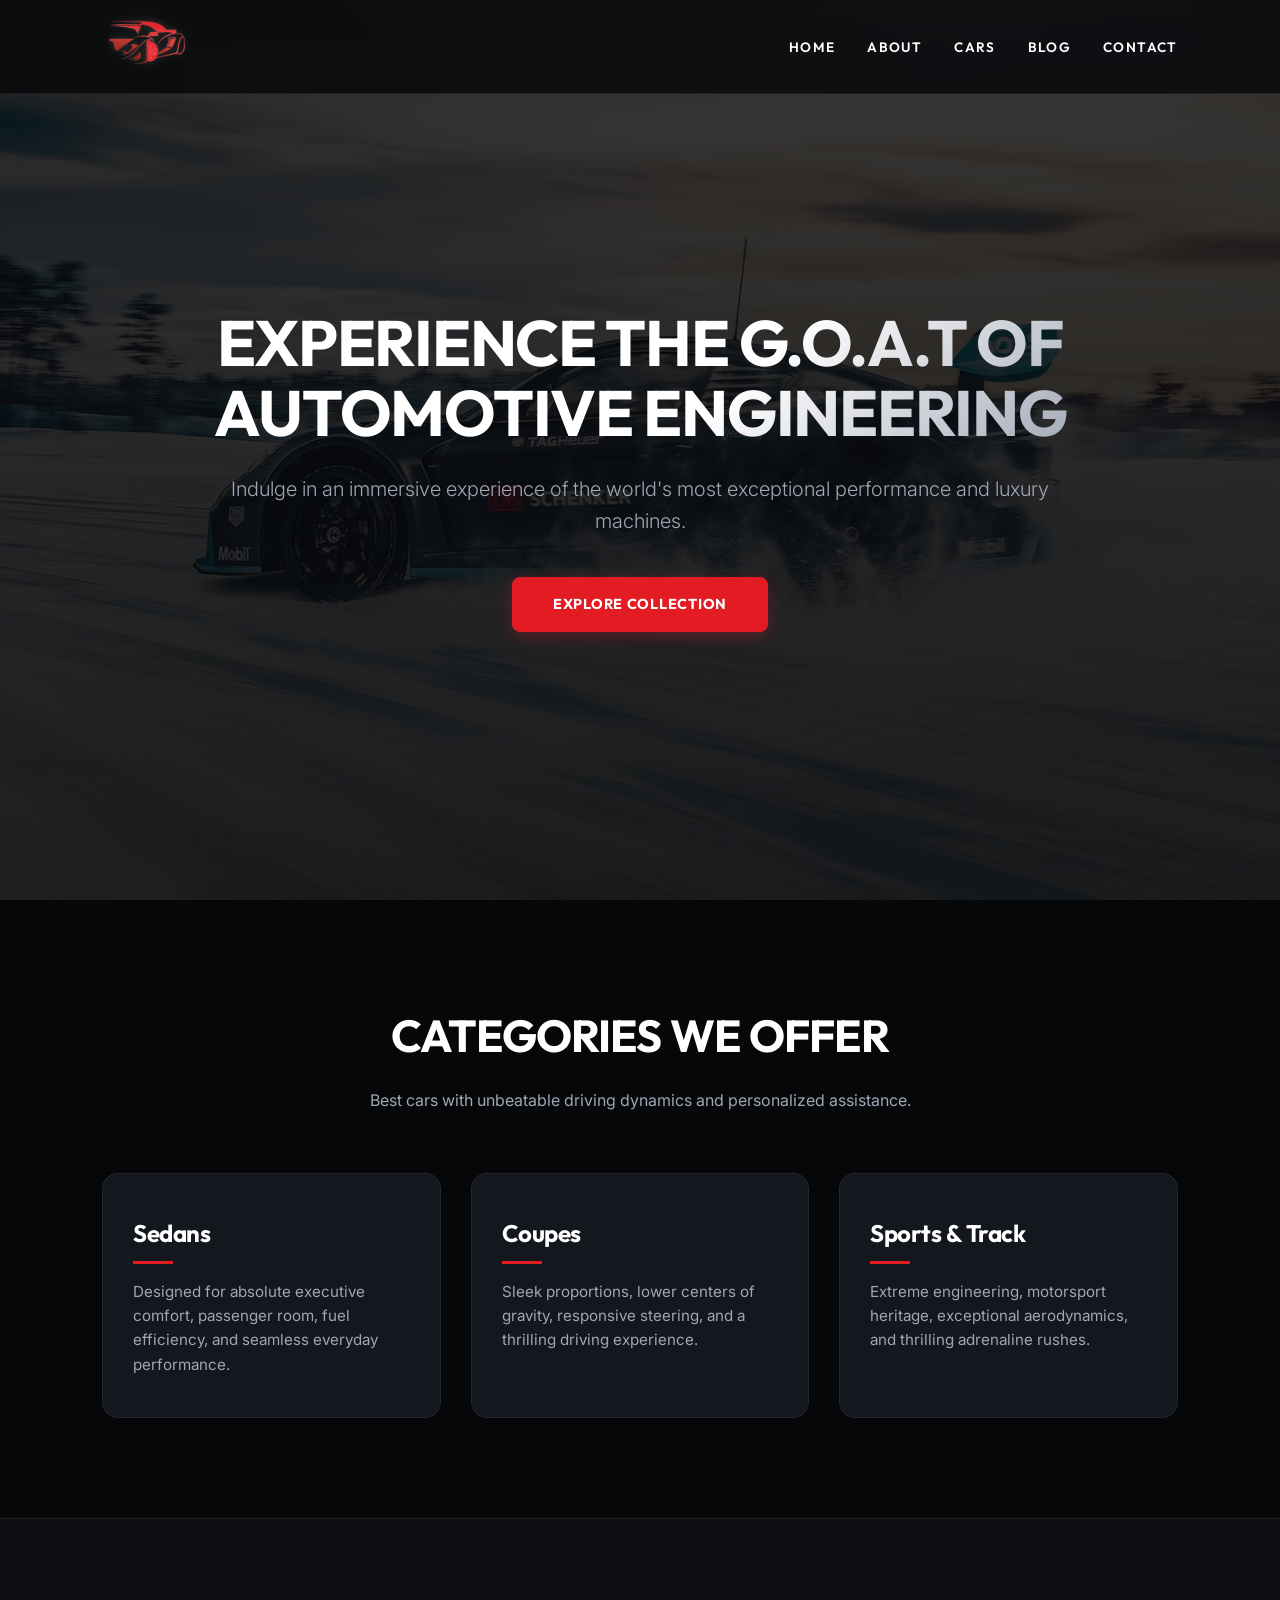
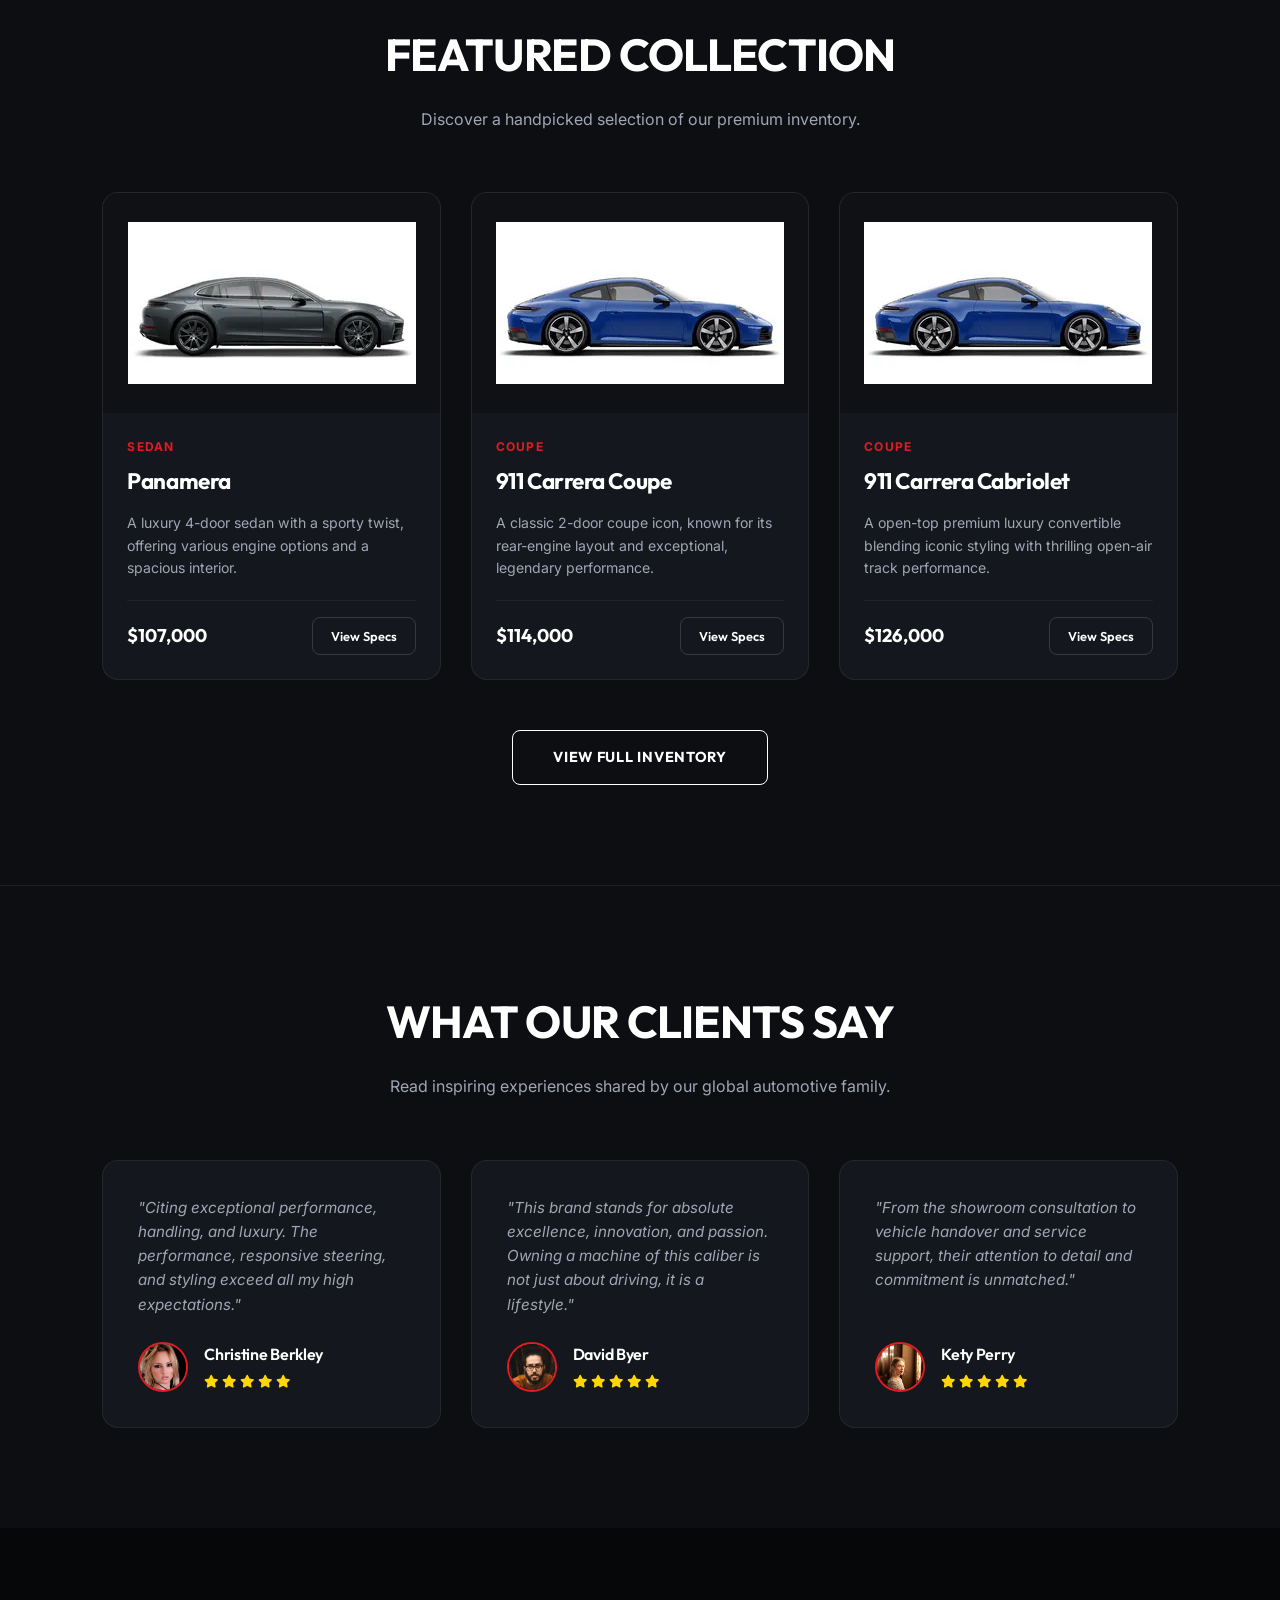
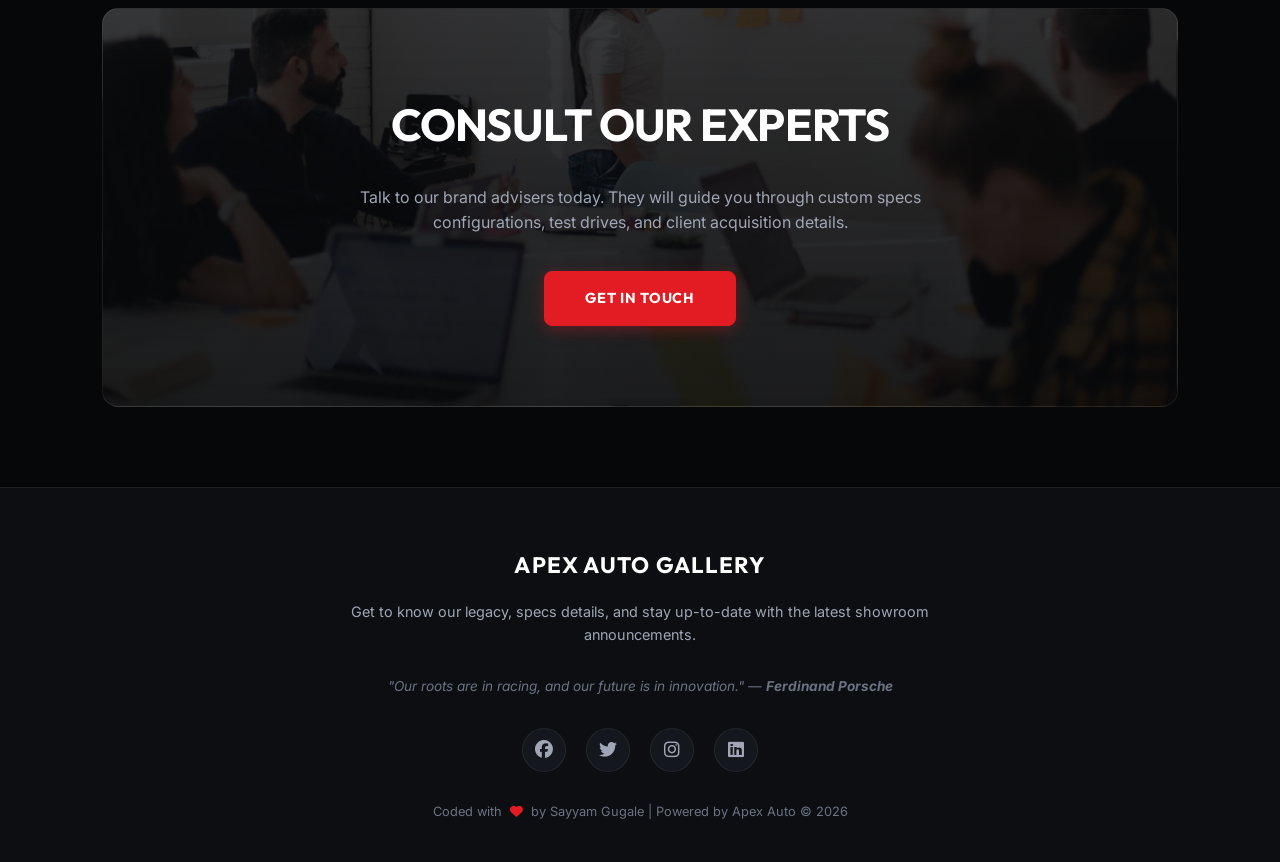
<file: index.html>
<!DOCTYPE html>
<html lang="en">
<head>
    <meta charset="UTF-8">
    <meta name="viewport" content="width=device-width, initial-scale=1.0">
    <title id="meta-title">Car Showroom - Luxury Gallery</title>
    <link rel="stylesheet" href="style.css">
    <link rel="preconnect" href="https://fonts.googleapis.com">
    <link rel="preconnect" href="https://fonts.gstatic.com" crossorigin>
    <link rel="stylesheet" href="https://cdnjs.cloudflare.com/ajax/libs/font-awesome/6.5.0/css/all.min.css">
</head>
<body>
    <!-- Navigation Bar -->
    <nav>
        <a href="index.html"><img id="nav-logo" src="" alt="Showroom Logo"></a>
        <div class="nav-links" id="navlinks">
            <i class="fa fa-times" onclick="toggleMenu(false)"></i>
            <ul>      
                <li><a href="index.html">HOME</a></li>
                <li><a href="about.html">ABOUT</a></li>
                <li><a href="cars.html">CARS</a></li>
                <li><a href="blog.html">BLOG</a></li>
                <li><a href="contact.html">CONTACT</a></li>
            </ul>
        </div>
        <i class="fa fa-bars" onclick="toggleMenu(true)"></i>
    </nav>   

    <!-- Hero Header Section -->
    <section class="header" id="hero-bg">
        <div class="text-box">
            <h1 id="hero-title">CAR SHOWROOM</h1>
            <p id="hero-subtitle">Experience the finest quality in motoring history.</p>
            <a href="cars.html" class="hero-btn" id="hero-cta">Explore Collection</a>
        </div>
    </section>
    
    <!-- Core Offerings Categories Section -->
    <section>
        <div class="section-header">
            <h2>Categories We Offer</h2>
            <p>Best cars with unbeatable driving dynamics and personalized assistance.</p>
        </div>
        <div class="row-grid">
            <div class="CARS-col">
                <h3>Sedans</h3>
                <p>Designed for absolute executive comfort, passenger room, fuel efficiency, and seamless everyday performance.</p>
            </div>
            <div class="CARS-col">
                <h3>Coupes</h3>
                <p>Sleek proportions, lower centers of gravity, responsive steering, and a thrilling driving experience.</p>
            </div>
            <div class="CARS-col">
                <h3>Sports & Track</h3>
                <p>Extreme engineering, motorsport heritage, exceptional aerodynamics, and thrilling adrenaline rushes.</p>
            </div>
        </div>
    </section> 

    <!-- Featured Cars Grid -->
    <section class="featured-section" style="background: var(--bg-secondary); border-top: 1px solid var(--border-color); border-bottom: 1px solid var(--border-color);">
        <div class="section-header">
            <h2>Featured Collection</h2>
            <p>Discover a handpicked selection of our premium inventory.</p>
        </div>
        <div class="cars-grid" id="featured-cars-container">
            <!-- Loaded dynamically from config.js -->
        </div>
        <div style="text-align: center; margin-top: 50px;">
            <a href="cars.html" class="hero-btn outline">View Full Inventory</a>
        </div>
    </section>

    <!-- Client Testimonials -->
    <section class="testimonials">
        <div class="section-header">
            <h2>What Our Clients Say</h2>
            <p>Read inspiring experiences shared by our global automotive family.</p>
        </div>
        <div class="testimonials-grid" id="testimonials-container">
            <!-- Loaded dynamically from config.js -->
        </div>
    </section>
    
    <!-- Call to Action (CTA) -->
    <section class="cta">
        <h2>Consult Our Experts</h2>
        <p>Talk to our brand advisers today. They will guide you through custom specs configurations, test drives, and client acquisition details.</p>
        <a href="contact.html" class="hero-btn">Get In Touch</a>
    </section>

    <!-- Footer Section -->
    <section class="footer">
        <h4 id="footer-brand">APEX SHOWROOM</h4>
        <p id="footer-desc">Get to know our legacy, specs details, and stay up-to-date with the latest showroom announcements.</p>
        <p class="footer-quote-text" id="footer-quote"></p>
        
        <div class="icons">
            <a href="#" class="social-link" id="social-fb"><i class="fa-brands fa-facebook"></i></a>
            <a href="#" class="social-link" id="social-tw"><i class="fa-brands fa-twitter"></i></a>
            <a href="#" class="social-link" id="social-ig"><i class="fa-brands fa-instagram"></i></a>
            <a href="#" class="social-link" id="social-li"><i class="fa-brands fa-linkedin"></i></a>
        </div>

        <p class="copyright-text">Coded with <i class="fa-solid fa-heart"></i> by Sayyam Gugale | Powered by <span id="copyright-brand">Apex Auto</span> &copy; <span id="current-year"></span></p>
    </section>    

    <!-- Core Logic & Dynamic Injections -->
    <script src="config.js"></script>
    <script>
        // Set dynamic branding and configurations
        document.getElementById('meta-title').textContent = showroomConfig.brandName + ' - Luxury Gallery';
        document.getElementById('nav-logo').src = showroomConfig.logoSrc;
        document.getElementById('hero-title').textContent = showroomConfig.heroTitle;
        document.getElementById('hero-subtitle').textContent = showroomConfig.heroSubtitle;
        document.getElementById('hero-cta').textContent = showroomConfig.heroCtaText;
        document.getElementById('hero-cta').href = showroomConfig.heroCtaLink;
        document.getElementById('footer-brand').textContent = showroomConfig.brandName;
        document.getElementById('copyright-brand').textContent = showroomConfig.shortName;
        document.getElementById('current-year').textContent = new Date().getFullYear();

        // Load a random quote in footer
        if (showroomConfig.quotes && showroomConfig.quotes.length > 0) {
            const randomQuote = showroomConfig.quotes[Math.floor(Math.random() * showroomConfig.quotes.length)];
            document.getElementById('footer-quote').innerHTML = `"${randomQuote.text}" &mdash; <strong>${randomQuote.author}</strong>`;
        }

        // Render Featured Cars (Display first 3 cars from config)
        const featuredContainer = document.getElementById('featured-cars-container');
        const featuredCars = showroomConfig.cars.slice(0, 3);
        
        featuredCars.forEach(car => {
            const card = document.createElement('div');
            card.className = 'car-card';
            card.innerHTML = `
                <div class="car-card-img-wrapper">
                    <img src="${car.image}" alt="${car.name}">
                </div>
                <div class="car-card-content">
                    <span class="car-card-category">${car.category}</span>
                    <h3>${car.name}</h3>
                    <p>${car.shortDesc}</p>
                    <div class="car-card-footer">
                        <span class="car-price">${car.price}</span>
                        <a href="cars.html?id=${car.id}" class="car-card-btn">View Specs</a>
                    </div>
                </div>
            `;
            featuredContainer.appendChild(card);
        });

        // Render Testimonials (Display first 3 testimonials)
        const testimonialsContainer = document.getElementById('testimonials-container');
        const activeTestimonials = showroomConfig.testimonials.slice(0, 3);

        activeTestimonials.forEach(t => {
            // Generate star rating icons HTML
            let starsHtml = '';
            const fullStars = Math.floor(t.rating);
            const hasHalf = t.rating % 1 !== 0;
            
            for (let i = 0; i < 5; i++) {
                if (i < fullStars) {
                    starsHtml += '<i class="fa-solid fa-star"></i> ';
                } else if (i === fullStars && hasHalf) {
                    starsHtml += '<i class="fa-solid fa-star-half-stroke"></i> ';
                } else {
                    starsHtml += '<i class="fa-regular fa-star"></i> ';
                }
            }

            const card = document.createElement('div');
            card.className = 'testimonial-card';
            card.innerHTML = `
                <p class="testimonial-text">"${t.feedback}"</p>
                <div class="testimonial-author">
                    <img src="${t.avatar}" alt="${t.name}">
                    <div>
                        <h4 class="testimonial-name">${t.name}</h4>
                        <div class="testimonial-stars">${starsHtml}</div>
                    </div>
                </div>
            `;
            testimonialsContainer.appendChild(card);
        });

        // Responsive Hamburger Mobile Menu Handler
        var navlinks = document.getElementById("navlinks");  
        function toggleMenu(show) {
            if (show) {
                navlinks.classList.add("active");
            } else {
                navlinks.classList.remove("active");
            }
        }
    </script>
</body>
</html>
</file>
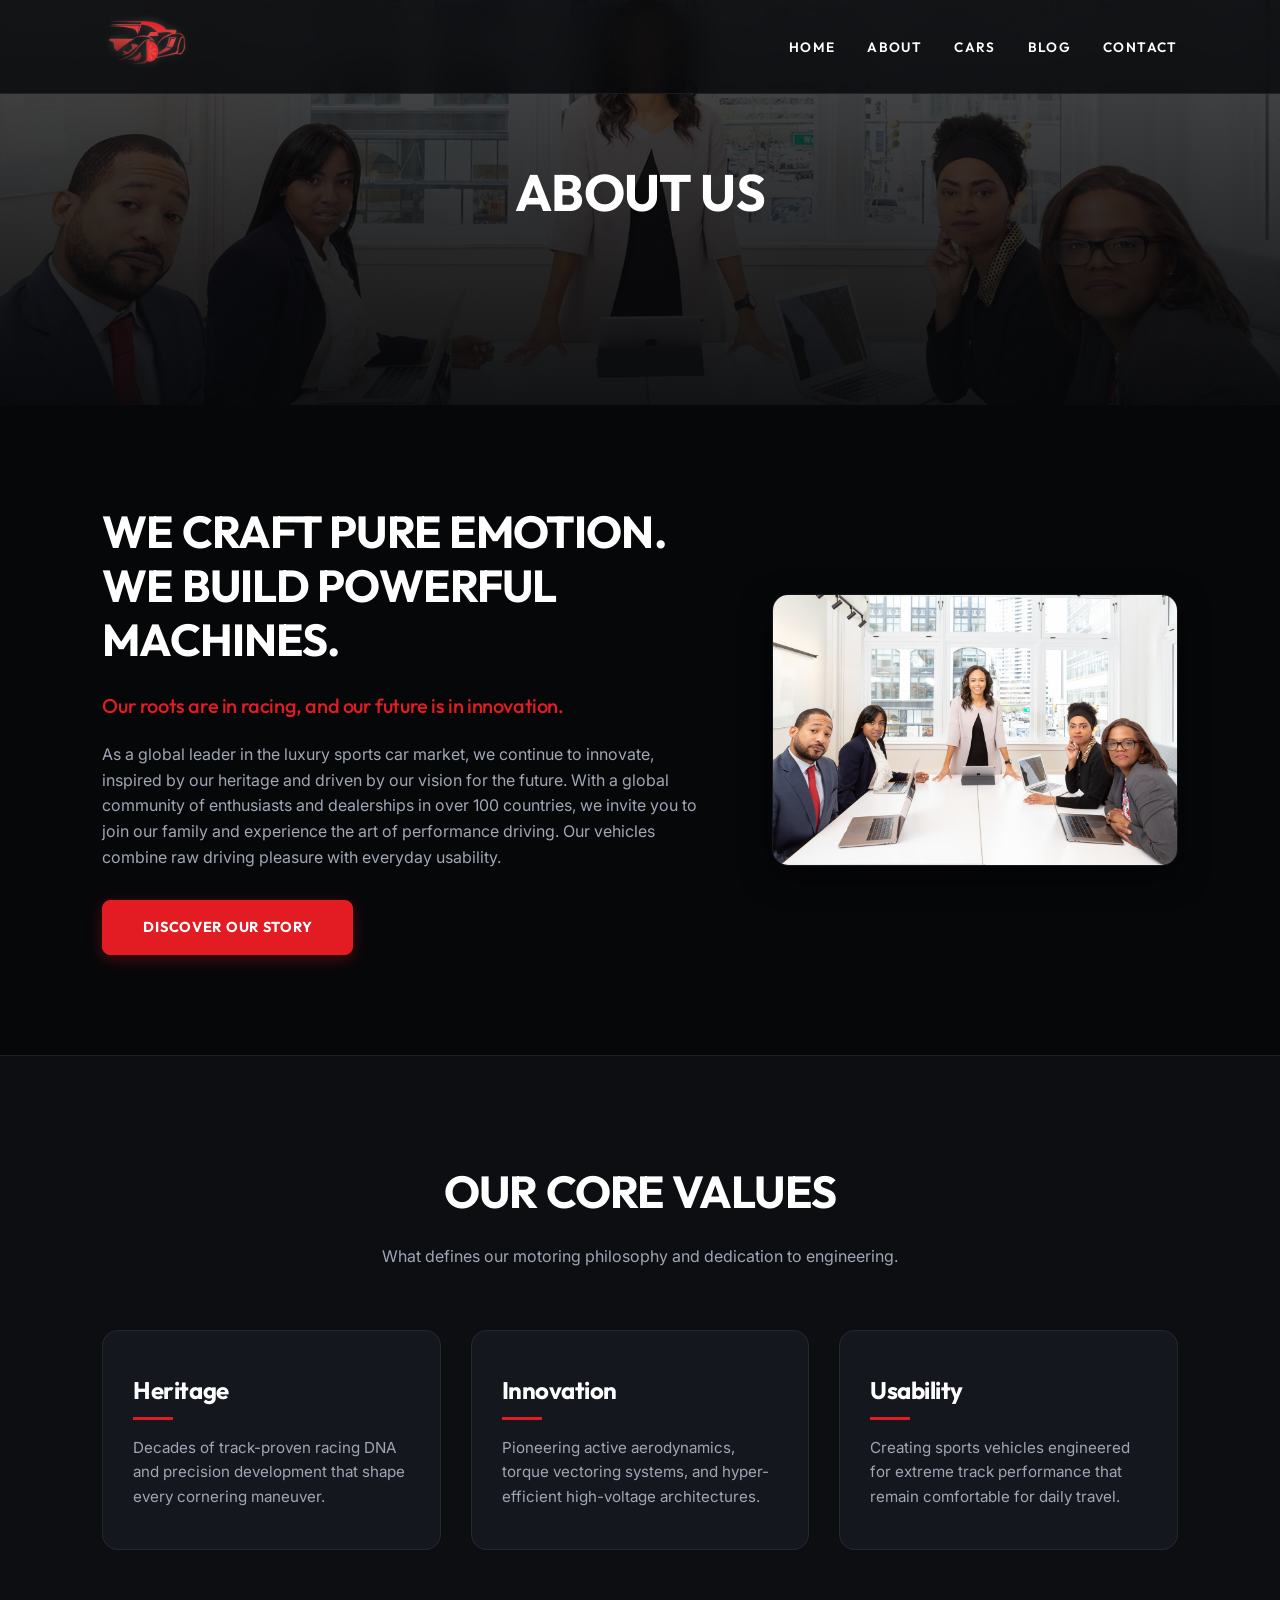
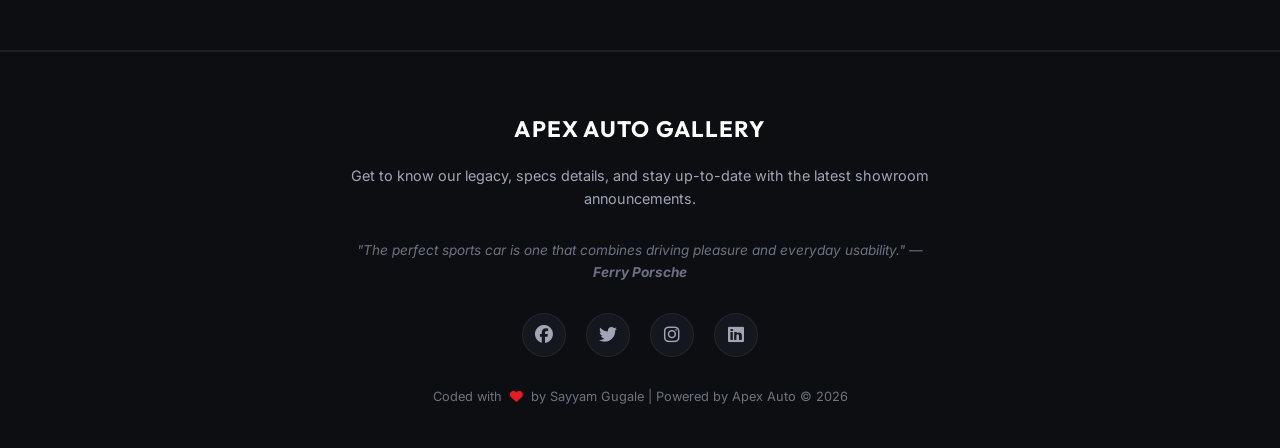
<file: about.html>
<!DOCTYPE html>
<html lang="en">
<head>
    <meta charset="UTF-8">
    <meta name="viewport" content="width=device-width, initial-scale=1.0">
    <title id="meta-title">About Us - Apex Gallery</title>
    <link rel="stylesheet" href="style.css">
    <link rel="preconnect" href="https://fonts.googleapis.com">
    <link rel="preconnect" href="https://fonts.gstatic.com" crossorigin>
    <link rel="stylesheet" href="https://cdnjs.cloudflare.com/ajax/libs/font-awesome/6.5.0/css/all.min.css">
</head>
<body>
    <!-- Navigation Bar -->
    <nav>
        <a href="index.html"><img id="nav-logo" src="" alt="Showroom Logo"></a>
        <div class="nav-links" id="navlinks">
            <i class="fa fa-times" onclick="toggleMenu(false)"></i>
            <ul>
                <li><a href="index.html">HOME</a></li>
                <li><a href="about.html">ABOUT</a></li>
                <li><a href="cars.html">CARS</a></li>
                <li><a href="blog.html">BLOG</a></li>
                <li><a href="contact.html">CONTACT</a></li>
            </ul>
        </div>
        <i class="fa fa-bars" onclick="toggleMenu(true)"></i>
    </nav>   

    <!-- Sub Header Section -->
    <section class="sub-header">
        <h1>ABOUT US</h1>
    </section>
    
    <!-- About Page Main Content Grid -->
    <section class="about-us">
        <div class="about-grid">
            <div class="about-text">
                <h1 id="about-title">We craft pure emotion. We build powerful machines.</h1>
                <h3 id="about-heading" style="color: var(--accent-red); margin-bottom: 20px; font-weight: 500; font-size: 1.25rem;">Our roots are in racing, and our future is in innovation.</h3>
                <p id="about-desc">As a global leader in the luxury sports car market, we continue to innovate, inspired by our heritage and driven by our vision for the future. With a global community of enthusiasts and dealerships in over 100 countries, we invite you to join our family and experience the art of performance driving. Our vehicles combine raw driving pleasure with everyday usability.</p>
                <a href="cars.html" class="hero-btn" id="about-cta-text">EXPLORE FLEET</a>
            </div>
            <div class="about-img-container">    
                <img id="about-img" src="" alt="About Image">
            </div>
        </div>
    </section>

    <!-- Interactive Stats Grid -->
    <section style="background: var(--bg-secondary); border-top: 1px solid var(--border-color); border-bottom: 1px solid var(--border-color);">
        <div class="section-header">
            <h2>Our Core Values</h2>
            <p>What defines our motoring philosophy and dedication to engineering.</p>
        </div>
        <div class="row-grid">
            <div class="CARS-col">
                <h3>Heritage</h3>
                <p>Decades of track-proven racing DNA and precision development that shape every cornering maneuver.</p>
            </div>
            <div class="CARS-col">
                <h3>Innovation</h3>
                <p>Pioneering active aerodynamics, torque vectoring systems, and hyper-efficient high-voltage architectures.</p>
            </div>
            <div class="CARS-col">
                <h3>Usability</h3>
                <p>Creating sports vehicles engineered for extreme track performance that remain comfortable for daily travel.</p>
            </div>
        </div>
    </section>
    
    <!-- Footer Section -->
    <section class="footer">
        <h4 id="footer-brand">APEX SHOWROOM</h4>
        <p id="footer-desc">Get to know our legacy, specs details, and stay up-to-date with the latest showroom announcements.</p>
        <p class="footer-quote-text" id="footer-quote"></p>
        
        <div class="icons">
            <a href="#" class="social-link" id="social-fb"><i class="fa-brands fa-facebook"></i></a>
            <a href="#" class="social-link" id="social-tw"><i class="fa-brands fa-twitter"></i></a>
            <a href="#" class="social-link" id="social-ig"><i class="fa-brands fa-instagram"></i></a>
            <a href="#" class="social-link" id="social-li"><i class="fa-brands fa-linkedin"></i></a>
        </div>

        <p class="copyright-text">Coded with <i class="fa-solid fa-heart"></i> by Sayyam Gugale | Powered by <span id="copyright-brand">Apex Auto</span> &copy; <span id="current-year"></span></p>
    </section>    

    <!-- Core Logic & Dynamic Loading -->
    <script src="config.js"></script>
    <script>
        // Set dynamic branding and configurations
        document.getElementById('meta-title').textContent = 'About Us - ' + showroomConfig.brandName;
        document.getElementById('nav-logo').src = showroomConfig.logoSrc;
        
        // Dynamically inject text variables
        document.getElementById('about-title').textContent = showroomConfig.aboutTitle;
        document.getElementById('about-heading').textContent = showroomConfig.aboutHeading;
        document.getElementById('about-desc').textContent = showroomConfig.aboutDescription;
        document.getElementById('about-cta-text').textContent = showroomConfig.aboutCtaText;
        document.getElementById('about-img').src = showroomConfig.aboutImage;
        
        document.getElementById('footer-brand').textContent = showroomConfig.brandName;
        document.getElementById('copyright-brand').textContent = showroomConfig.shortName;
        document.getElementById('current-year').textContent = new Date().getFullYear();

        // Footer Quote
        if (showroomConfig.quotes && showroomConfig.quotes.length > 0) {
            const randomQuote = showroomConfig.quotes[Math.floor(Math.random() * showroomConfig.quotes.length)];
            document.getElementById('footer-quote').innerHTML = `"${randomQuote.text}" &mdash; <strong>${randomQuote.author}</strong>`;
        }

        // Hamburger Menu Controls
        var navlinks = document.getElementById("navlinks");  
        function toggleMenu(show) {
            if (show) {
                navlinks.classList.add("active");
            } else {
                navlinks.classList.remove("active");
            }
        }
    </script>
</body>
</html>
</file>
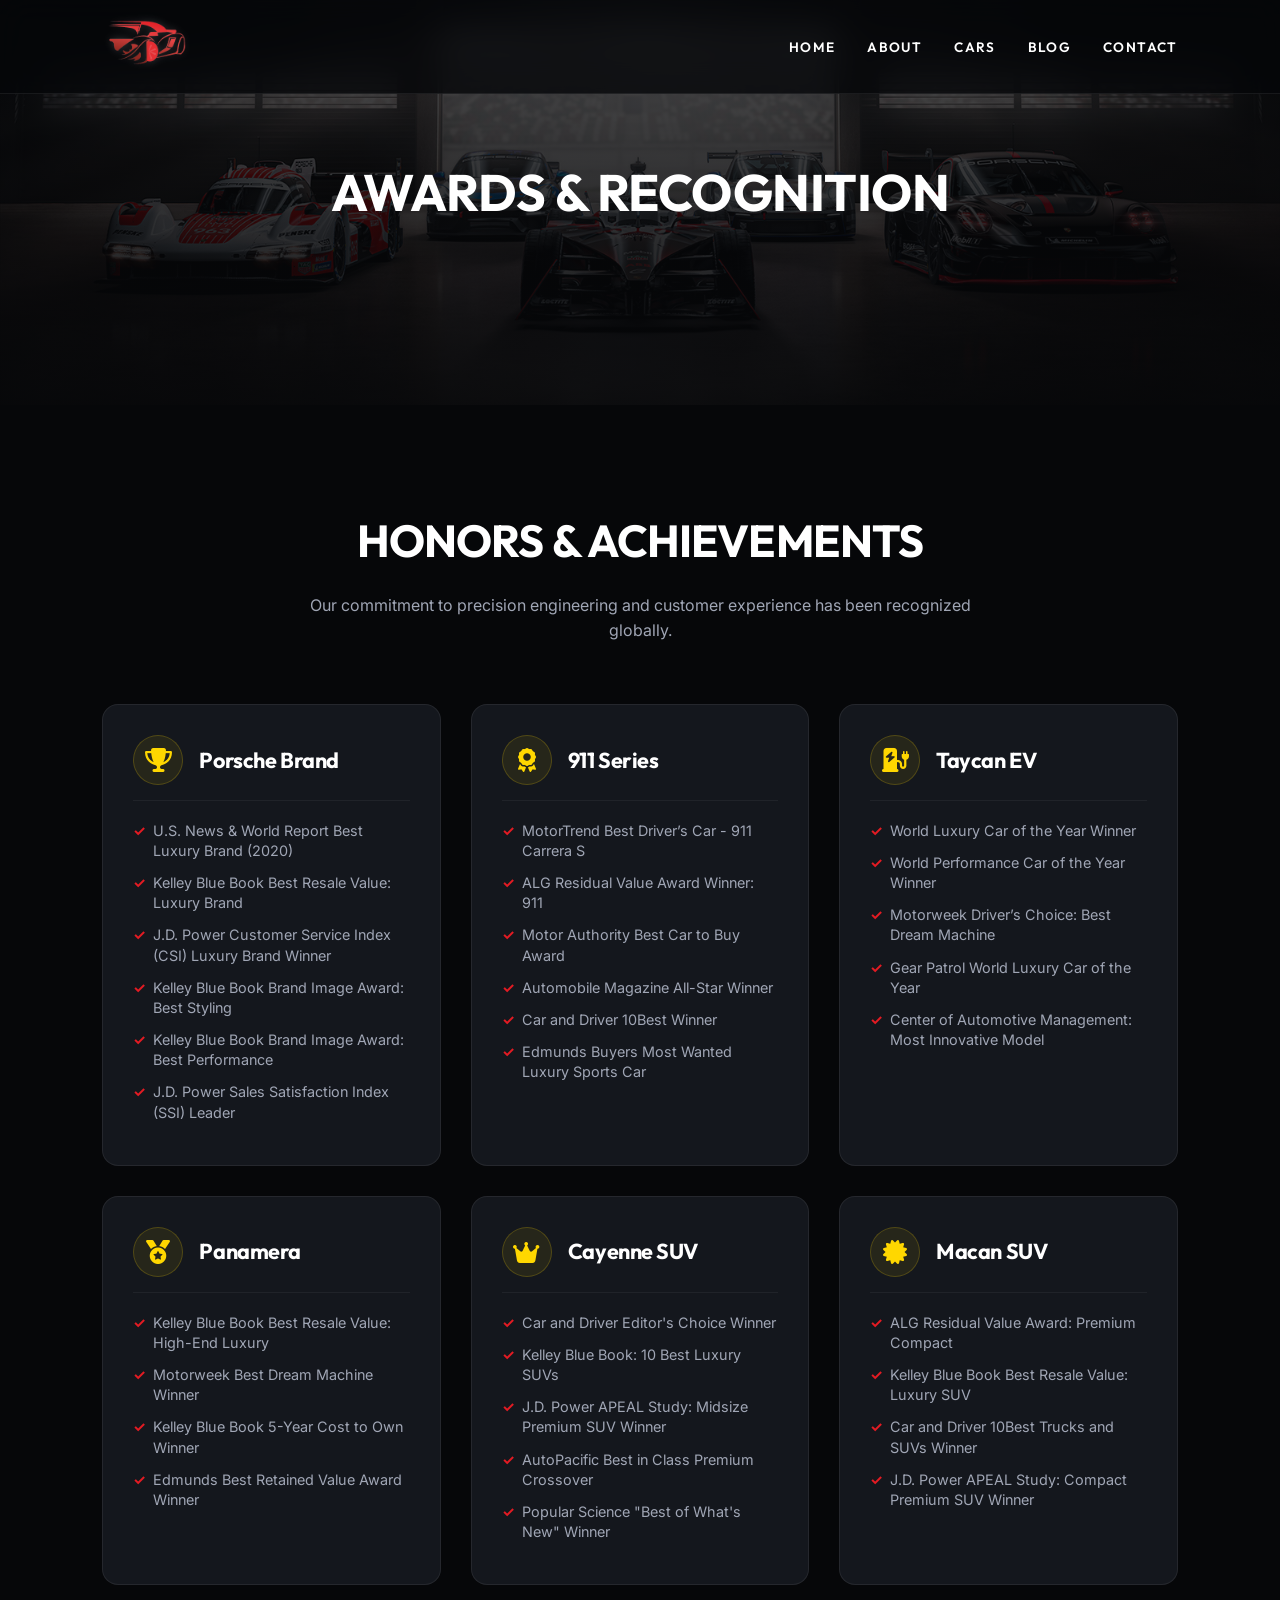
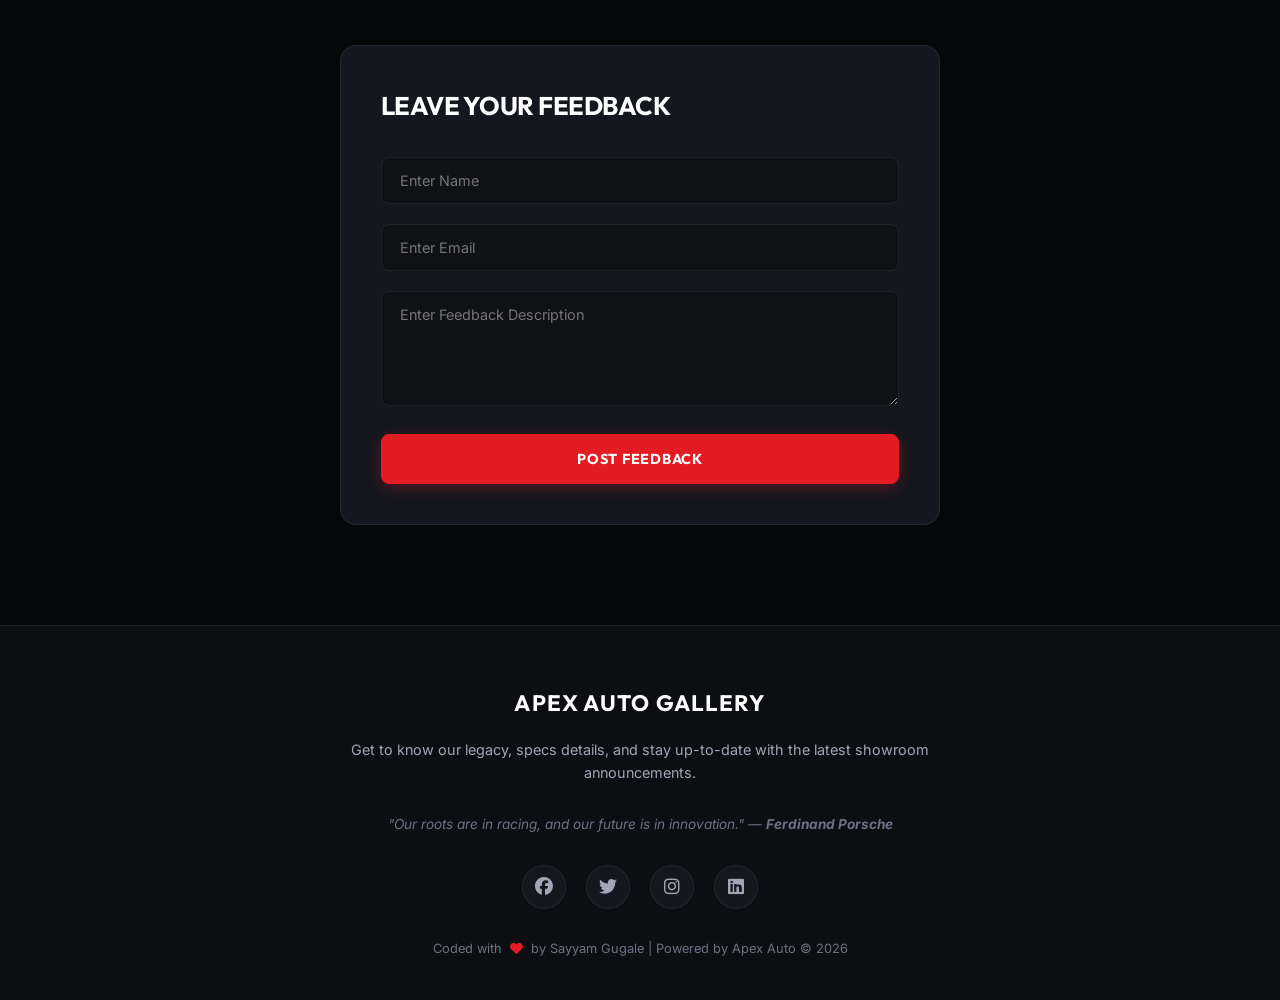
<file: blog.html>
<!DOCTYPE html>
<html lang="en">
<head>
    <meta charset="UTF-8">
    <meta name="viewport" content="width=device-width, initial-scale=1.0">
    <title id="meta-title">Awards & Achievements - Apex Gallery</title>
    <link rel="stylesheet" href="style.css">
    <link rel="preconnect" href="https://fonts.googleapis.com">
    <link rel="preconnect" href="https://fonts.gstatic.com" crossorigin>
    <link rel="stylesheet" href="https://cdnjs.cloudflare.com/ajax/libs/font-awesome/6.5.0/css/all.min.css">
    <style>
        /* Extra custom styling for the awards listings */
        .awards-grid {
            display: grid;
            grid-template-columns: repeat(auto-fit, minmax(320px, 1fr));
            gap: 30px;
            margin-bottom: 60px;
        }
        .award-card {
            background: var(--bg-card);
            border: 1px solid var(--border-color);
            border-radius: var(--radius-lg);
            padding: 30px;
            transition: var(--transition-smooth);
        }
        .award-card:hover {
            border-color: var(--accent-red);
            transform: translateY(-5px);
            box-shadow: var(--shadow-soft);
        }
        .award-header {
            display: flex;
            align-items: center;
            gap: 16px;
            margin-bottom: 20px;
            border-bottom: 1px solid rgba(255, 255, 255, 0.05);
            padding-bottom: 15px;
        }
        .award-header i {
            font-size: 24px;
            color: #ffd700; /* Gold trophy color */
            background: rgba(255, 215, 0, 0.08);
            width: 50px;
            height: 50px;
            border-radius: 50%;
            display: flex;
            align-items: center;
            justify-content: center;
            border: 1px solid rgba(255, 215, 0, 0.2);
        }
        .award-header h3 {
            font-size: 1.35rem;
            margin: 0;
        }
        .award-list {
            list-style: none;
            padding: 0;
            margin: 0;
        }
        .award-list li {
            font-size: 0.9rem;
            color: var(--text-secondary);
            margin-bottom: 12px;
            position: relative;
            padding-left: 20px;
            line-height: 1.4;
        }
        .award-list li::before {
            content: "✓";
            color: var(--accent-red);
            position: absolute;
            left: 0;
            top: 0;
            font-weight: bold;
        }
    </style>
</head>
<body>
    <!-- Navigation Bar -->
    <nav>
        <a href="index.html"><img id="nav-logo" src="" alt="Showroom Logo"></a>
        <div class="nav-links" id="navlinks">
            <i class="fa fa-times" onclick="toggleMenu(false)"></i>
            <ul>
                <li><a href="index.html">HOME</a></li>
                <li><a href="about.html">ABOUT</a></li>
                <li><a href="cars.html">CARS</a></li>
                <li><a href="blog.html">BLOG</a></li>
                <li><a href="contact.html">CONTACT</a></li>
            </ul>
        </div>
        <i class="fa fa-bars" onclick="toggleMenu(true)"></i>
    </nav>   

    <!-- Sub Header Section -->
    <section class="sub-blog-header">
        <h1>AWARDS & RECOGNITION</h1>
    </section>
    
    <!-- Awards Grid Content -->
    <section class="blog-content">
        <div class="section-header">
            <h2>Honors & Achievements</h2>
            <p>Our commitment to precision engineering and customer experience has been recognized globally.</p>
        </div>

        <div class="awards-grid">
            <!-- Brand Awards -->
            <div class="award-card">
                <div class="award-header">
                    <i class="fa fa-trophy"></i>
                    <h3>Porsche Brand</h3>
                </div>
                <ul class="award-list">
                    <li>U.S. News & World Report Best Luxury Brand (2020)</li>
                    <li>Kelley Blue Book Best Resale Value: Luxury Brand</li>
                    <li>J.D. Power Customer Service Index (CSI) Luxury Brand Winner</li>
                    <li>Kelley Blue Book Brand Image Award: Best Styling</li>
                    <li>Kelley Blue Book Brand Image Award: Best Performance</li>
                    <li>J.D. Power Sales Satisfaction Index (SSI) Leader</li>
                </ul>
            </div>

            <!-- 911 Awards -->
            <div class="award-card">
                <div class="award-header">
                    <i class="fa fa-award"></i>
                    <h3>911 Series</h3>
                </div>
                <ul class="award-list">
                    <li>MotorTrend Best Driver’s Car - 911 Carrera S</li>
                    <li>ALG Residual Value Award Winner: 911</li>
                    <li>Motor Authority Best Car to Buy Award</li>
                    <li>Automobile Magazine All-Star Winner</li>
                    <li>Car and Driver 10Best Winner</li>
                    <li>Edmunds Buyers Most Wanted Luxury Sports Car</li>
                </ul>
            </div>

            <!-- Taycan Awards -->
            <div class="award-card">
                <div class="award-header">
                    <i class="fa fa-charging-station"></i>
                    <h3>Taycan EV</h3>
                </div>
                <ul class="award-list">
                    <li>World Luxury Car of the Year Winner</li>
                    <li>World Performance Car of the Year Winner</li>
                    <li>Motorweek Driver’s Choice: Best Dream Machine</li>
                    <li>Gear Patrol World Luxury Car of the Year</li>
                    <li>Center of Automotive Management: Most Innovative Model</li>
                </ul>
            </div>

            <!-- Panamera Awards -->
            <div class="award-card">
                <div class="award-header">
                    <i class="fa fa-medal"></i>
                    <h3>Panamera</h3>
                </div>
                <ul class="award-list">
                    <li>Kelley Blue Book Best Resale Value: High-End Luxury</li>
                    <li>Motorweek Best Dream Machine Winner</li>
                    <li>Kelley Blue Book 5-Year Cost to Own Winner</li>
                    <li>Edmunds Best Retained Value Award Winner</li>
                </ul>
            </div>

            <!-- Cayenne Awards -->
            <div class="award-card">
                <div class="award-header">
                    <i class="fa fa-crown"></i>
                    <h3>Cayenne SUV</h3>
                </div>
                <ul class="award-list">
                    <li>Car and Driver Editor's Choice Winner</li>
                    <li>Kelley Blue Book: 10 Best Luxury SUVs</li>
                    <li>J.D. Power APEAL Study: Midsize Premium SUV Winner</li>
                    <li>AutoPacific Best in Class Premium Crossover</li>
                    <li>Popular Science "Best of What's New" Winner</li>
                </ul>
            </div>

            <!-- Macan Awards -->
            <div class="award-card">
                <div class="award-header">
                    <i class="fa fa-certificate"></i>
                    <h3>Macan SUV</h3>
                </div>
                <ul class="award-list">
                    <li>ALG Residual Value Award: Premium Compact</li>
                    <li>Kelley Blue Book Best Resale Value: Luxury SUV</li>
                    <li>Car and Driver 10Best Trucks and SUVs Winner</li>
                    <li>J.D. Power APEAL Study: Compact Premium SUV Winner</li>
                </ul>
            </div>
        </div>

        <!-- Feedback Form Block -->
        <div class="contact-form-container" style="max-width: 600px; margin: 0 auto;">
            <h3>Leave Your Feedback</h3>
            <form action="form-handler.php" method="POST" class="feedback-form">
                <input type="hidden" name="preference" value="Feedback Form">
                <div class="form-group">
                    <input type="text" name="name" placeholder="Enter Name" required>
                </div>
                <div class="form-group">
                    <input type="email" name="email" placeholder="Enter Email" required>
                </div>
                <div class="form-group">
                    <textarea rows="5" name="message" placeholder="Enter Feedback Description" required></textarea>
                </div>
                <button type="submit" class="hero-btn" style="width: 100%;">Post Feedback</button>
            </form>
        </div>
    </section>

    <!-- Footer Section -->
    <section class="footer">
        <h4 id="footer-brand">APEX SHOWROOM</h4>
        <p id="footer-desc">Get to know our legacy, specs details, and stay up-to-date with the latest showroom announcements.</p>
        <p class="footer-quote-text" id="footer-quote"></p>
        
        <div class="icons">
            <a href="#" class="social-link" id="social-fb"><i class="fa-brands fa-facebook"></i></a>
            <a href="#" class="social-link" id="social-tw"><i class="fa-brands fa-twitter"></i></a>
            <a href="#" class="social-link" id="social-ig"><i class="fa-brands fa-instagram"></i></a>
            <a href="#" class="social-link" id="social-li"><i class="fa-brands fa-linkedin"></i></a>
        </div>

        <p class="copyright-text">Coded with <i class="fa-solid fa-heart"></i> by Sayyam Gugale | Powered by <span id="copyright-brand">Apex Auto</span> &copy; <span id="current-year"></span></p>
    </section>    

    <!-- Core Logic & Dynamic Loading -->
    <script src="config.js"></script>
    <script>
        // Set dynamic branding and configurations
        document.getElementById('meta-title').textContent = 'Awards - ' + showroomConfig.brandName;
        document.getElementById('nav-logo').src = showroomConfig.logoSrc;
        
        document.getElementById('footer-brand').textContent = showroomConfig.brandName;
        document.getElementById('copyright-brand').textContent = showroomConfig.shortName;
        document.getElementById('current-year').textContent = new Date().getFullYear();

        // Footer Quote
        if (showroomConfig.quotes && showroomConfig.quotes.length > 0) {
            const randomQuote = showroomConfig.quotes[Math.floor(Math.random() * showroomConfig.quotes.length)];
            document.getElementById('footer-quote').innerHTML = `"${randomQuote.text}" &mdash; <strong>${randomQuote.author}</strong>`;
        }

        // Hamburger Menu Controls
        var navlinks = document.getElementById("navlinks");  
        function toggleMenu(show) {
            if (show) {
                navlinks.classList.add("active");
            } else {
                navlinks.classList.remove("active");
            }
        }
    </script>
</body>
</html>
</file>
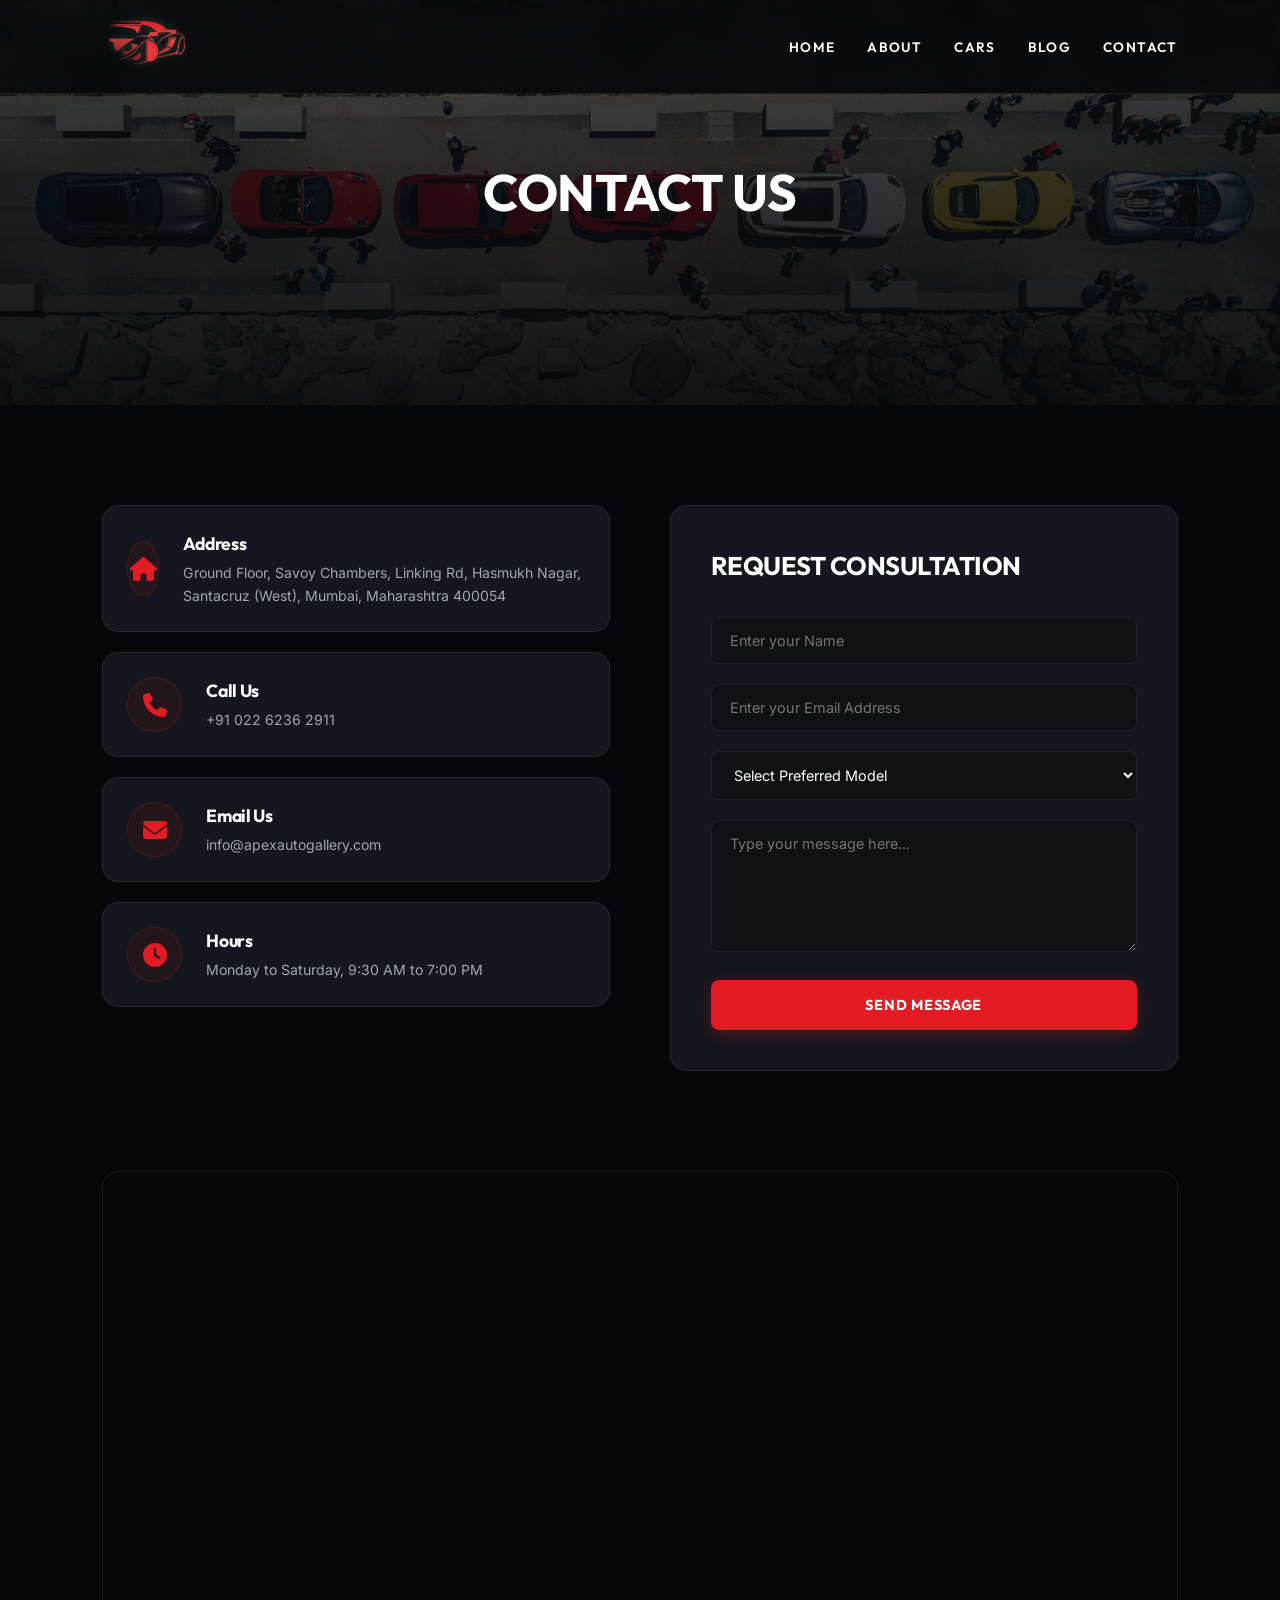
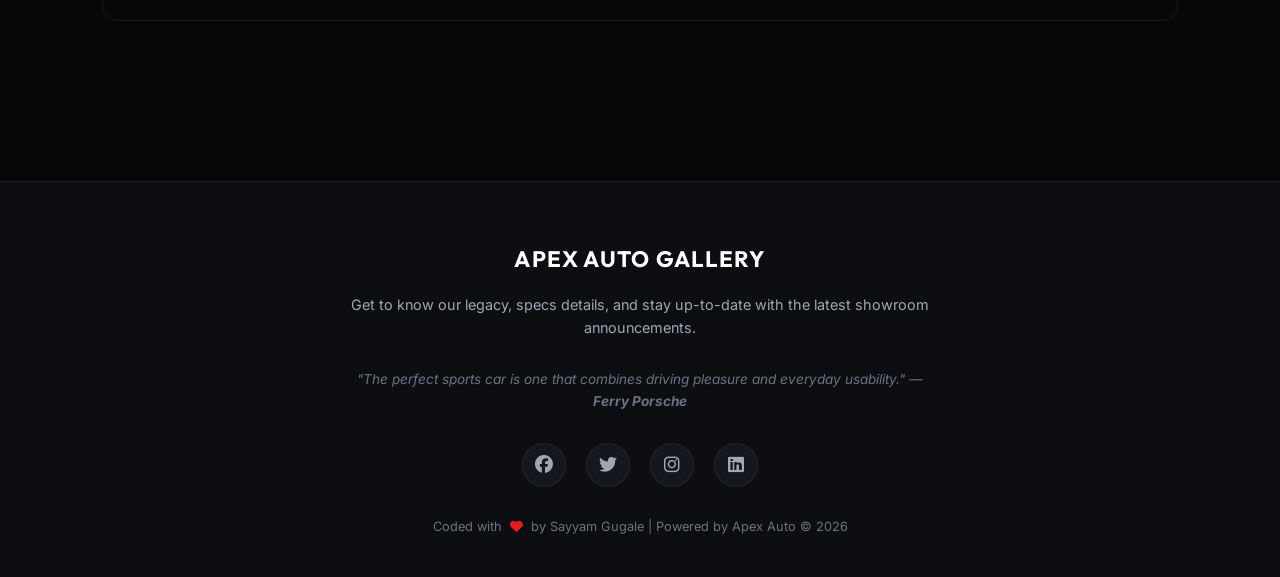
<file: contact.html>
<!DOCTYPE html>
<html lang="en">
<head>
    <meta charset="UTF-8">
    <meta name="viewport" content="width=device-width, initial-scale=1.0">
    <title id="meta-title">Contact Us - Apex Gallery</title>
    <link rel="stylesheet" href="style.css">
    <link rel="preconnect" href="https://fonts.googleapis.com">
    <link rel="preconnect" href="https://fonts.gstatic.com" crossorigin>
    <link rel="stylesheet" href="https://cdnjs.cloudflare.com/ajax/libs/font-awesome/6.5.0/css/all.min.css">
</head>
<body>
    <!-- Navigation Bar -->
    <nav>
        <a href="index.html"><img id="nav-logo" src="" alt="Showroom Logo"></a>
        <div class="nav-links" id="navlinks">
            <i class="fa fa-times" onclick="toggleMenu(false)"></i>
            <ul>
                <li><a href="index.html">HOME</a></li>
                <li><a href="about.html">ABOUT</a></li>
                <li><a href="cars.html">CARS</a></li>
                <li><a href="blog.html">BLOG</a></li>
                <li><a href="contact.html">CONTACT</a></li>
            </ul>
        </div>
        <i class="fa fa-bars" onclick="toggleMenu(true)"></i>
    </nav>   

    <!-- Sub Header Section -->
    <section class="sub-contact-header">
        <h1>CONTACT US</h1>
    </section>
    
    <!-- Contact Info & Form -->
    <section class="contact-section">
        <div class="contact-grid">
            <!-- Left Column: Contact Cards -->
            <div class="contact-info-cards">
                <div class="contact-card">
                    <i class="fa fa-home"></i>
                    <div>
                        <h4>Address</h4>
                        <p id="contact-address">Ground Floor, Savoy Chambers, Santacruz (West), Mumbai, Maharashtra 400054</p>
                    </div>
                </div>
                
                <div class="contact-card">
                    <i class="fa fa-phone"></i>
                    <div>
                        <h4>Call Us</h4>
                        <p id="contact-phone">+91 022 6236 2911</p>
                    </div>
                </div>

                <div class="contact-card">
                    <i class="fa fa-envelope"></i>
                    <div>
                        <h4>Email Us</h4>
                        <p id="contact-email">info@porsche.com</p>
                    </div>
                </div>

                <div class="contact-card">
                    <i class="fa fa-clock"></i>
                    <div>
                        <h4>Hours</h4>
                        <p id="contact-hours">Monday to Saturday, 9:30AM to 7:00PM</p>
                    </div>
                </div>
            </div>

            <!-- Right Column: Contact Form -->
            <div class="contact-form-container">
                <h3>Request Consultation</h3>
                <form id="contact-form" action="" method="POST">
                    <div class="form-group">
                        <input type="text" name="name" placeholder="Enter your Name" required>
                    </div>
                    
                    <div class="form-group">
                        <input type="email" name="email" placeholder="Enter your Email Address" required>
                    </div>
                    
                    <div class="form-group">
                        <select name="preference" id="car-select-dropdown" required>
                            <option value="" disabled selected>Select Preferred Model</option>
                            <option value="general">General Inquiry</option>
                            <!-- Loaded dynamically from config.js -->
                        </select>
                    </div>
                    
                    <div class="form-group">
                        <textarea rows="6" name="message" placeholder="Type your message here..." required></textarea>
                    </div>
                    
                    <button type="submit" class="hero-btn" style="width: 100%;">Send Message</button>
                </form>
            </div>
        </div>
    </section>

    <!-- Location Map Section -->
    <section style="padding-top: 0;">
        <div class="location-map-wrapper">
            <iframe id="contact-map" src="" allowfullscreen="" loading="lazy" referrerpolicy="no-referrer-when-downgrade"></iframe>
        </div>
    </section>

    <!-- Footer Section -->
    <section class="footer">
        <h4 id="footer-brand">APEX SHOWROOM</h4>
        <p id="footer-desc">Get to know our legacy, specs details, and stay up-to-date with the latest showroom announcements.</p>
        <p class="footer-quote-text" id="footer-quote"></p>
        
        <div class="icons">
            <a href="#" class="social-link" id="social-fb"><i class="fa-brands fa-facebook"></i></a>
            <a href="#" class="social-link" id="social-tw"><i class="fa-brands fa-twitter"></i></a>
            <a href="#" class="social-link" id="social-ig"><i class="fa-brands fa-instagram"></i></a>
            <a href="#" class="social-link" id="social-li"><i class="fa-brands fa-linkedin"></i></a>
        </div>

        <p class="copyright-text">Coded with <i class="fa-solid fa-heart"></i> by Sayyam Gugale | Powered by <span id="copyright-brand">Apex Auto</span> &copy; <span id="current-year"></span></p>
    </section>    

    <!-- Core Logic & Dynamic Loading -->
    <script src="config.js"></script>
    <script>
        // Set dynamic branding and configurations
        document.getElementById('meta-title').textContent = 'Contact Us - ' + showroomConfig.brandName;
        document.getElementById('nav-logo').src = showroomConfig.logoSrc;
        
        // Dynamically inject contact info text variables
        document.getElementById('contact-address').textContent = showroomConfig.contact.address;
        document.getElementById('contact-phone').textContent = showroomConfig.contact.phone;
        document.getElementById('contact-email').textContent = showroomConfig.contact.email;
        document.getElementById('contact-hours').textContent = showroomConfig.contact.workingHours;
        document.getElementById('contact-map').src = showroomConfig.contact.mapEmbedUrl;
        document.getElementById('contact-form').action = showroomConfig.contact.formHandlerUrl;
        
        document.getElementById('footer-brand').textContent = showroomConfig.brandName;
        document.getElementById('copyright-brand').textContent = showroomConfig.shortName;
        document.getElementById('current-year').textContent = new Date().getFullYear();

        // Populate Car Models Dropdown dynamically
        const carSelect = document.getElementById('car-select-dropdown');
        showroomConfig.cars.forEach(car => {
            const opt = document.createElement('option');
            opt.value = car.name;
            opt.textContent = `${car.name} (${car.price})`;
            carSelect.appendChild(opt);
        });

        // Footer Quote
        if (showroomConfig.quotes && showroomConfig.quotes.length > 0) {
            const randomQuote = showroomConfig.quotes[Math.floor(Math.random() * showroomConfig.quotes.length)];
            document.getElementById('footer-quote').innerHTML = `"${randomQuote.text}" &mdash; <strong>${randomQuote.author}</strong>`;
        }

        // Hamburger Menu Controls
        var navlinks = document.getElementById("navlinks");  
        function toggleMenu(show) {
            if (show) {
                navlinks.classList.add("active");
            } else {
                navlinks.classList.remove("active");
            }
        }
    </script>
</body>
</html>
</file>
<file: style.css>
/* APEX AUTO GALLERY - PREMIUM LUXURY STYLESHEET */
@import url('https://fonts.googleapis.com/css2?family=Montserrat:ital,wght@0,100..900;1,100..900&family=Outfit:wght@100..900&family=Inter:wght@100..900&display=swap');

:root {
    /* Color Palette */
    --bg-primary: #060709;
    --bg-secondary: #0c0e12;
    --bg-card: #14171d;
    --bg-card-hover: #1b1f27;
    
    --accent-red: #e31b23;
    --accent-red-rgb: 227, 27, 35;
    --accent-red-hover: #ff2a32;
    --accent-glow: rgba(227, 27, 35, 0.4);
    
    --text-primary: #ffffff;
    --text-secondary: #a0a6b5;
    --text-muted: #6c7283;
    --border-color: rgba(255, 255, 255, 0.07);
    --border-hover: rgba(255, 255, 255, 0.15);
    
    /* Typography */
    --font-display: 'Outfit', 'Montserrat', sans-serif;
    --font-body: 'Inter', sans-serif;
    
    /* Transitions & Shadow */
    --transition-smooth: all 0.35s cubic-bezier(0.25, 0.8, 0.25, 1);
    --shadow-soft: 0 10px 30px rgba(0, 0, 0, 0.5);
    --shadow-glow: 0 0 25px var(--accent-glow);
    --radius-lg: 16px;
    --radius-md: 8px;
}

/* Reset and Global Styles */
* {
    margin: 0;
    padding: 0;
    box-sizing: border-box;
}

body {
    background-color: var(--bg-primary);
    color: var(--text-primary);
    font-family: var(--font-body);
    line-height: 1.6;
    overflow-x: hidden;
}

/* Typography Utility */
h1, h2, h3, h4, h5, h6 {
    font-family: var(--font-display);
    font-weight: 700;
    letter-spacing: -0.02em;
    color: var(--text-primary);
}

a {
    color: inherit;
    text-decoration: none;
    transition: var(--transition-smooth);
}

p {
    color: var(--text-secondary);
    font-size: 0.95rem;
    font-weight: 400;
}

/* Header & Navigation */
nav {
    display: flex;
    justify-content: space-between;
    align-items: center;
    padding: 20px 8%;
    position: fixed;
    top: 0;
    left: 0;
    width: 100%;
    z-index: 100;
    background: rgba(6, 7, 9, 0.8);
    backdrop-filter: blur(15px);
    -webkit-backdrop-filter: blur(15px);
    border-bottom: 1px solid var(--border-color);
    transition: var(--transition-smooth);
}

nav img {
    height: 45px;
    object-fit: contain;
    filter: drop-shadow(0 0 4px rgba(255, 255, 255, 0.2));
}

.nav-links {
    display: flex;
    align-items: center;
}

.nav-links ul {
    display: flex;
    list-style: none;
    gap: 32px;
}

.nav-links ul li a {
    font-family: var(--font-display);
    font-size: 0.85rem;
    font-weight: 600;
    letter-spacing: 0.1em;
    text-transform: uppercase;
    color: var(--text-primary);
    position: relative;
    padding: 6px 0;
}

.nav-links ul li a::after {
    content: "";
    position: absolute;
    bottom: 0;
    left: 0;
    width: 0;
    height: 2px;
    background: var(--accent-red);
    transition: var(--transition-smooth);
}

.nav-links ul li a:hover {
    color: var(--accent-red-hover);
}

.nav-links ul li a:hover::after {
    width: 100%;
}

.nav-links .fa-times {
    display: none;
}

nav .fa-bars {
    display: none;
    font-size: 24px;
    cursor: pointer;
    color: var(--text-primary);
}

/* Hero Section */
.header {
    min-height: 100vh;
    width: 100%;
    background-image: linear-gradient(rgba(6, 7, 9, 0.8), rgba(6, 7, 9, 0.9)), url('images/2EAA4439C84244D1B26F4E5AA9266D36_FABBAD8F7DE5426680F39DD63CF32B2A_PM2023-GT4e-P-HUB-Artikel-ROC-ice-Titel.avif');
    background-position: center;
    background-size: cover;
    display: flex;
    flex-direction: column;
    justify-content: center;
    align-items: center;
    position: relative;
    padding: 120px 8% 80px;
    text-align: center;
}

.text-box {
    max-width: 900px;
    animation: fadeInUp 1s ease;
}

.text-box h1 {
    font-size: clamp(2.5rem, 5vw, 4.5rem);
    line-height: 1.1;
    margin-bottom: 24px;
    text-transform: uppercase;
    background: linear-gradient(135deg, #ffffff 60%, var(--text-secondary));
    -webkit-background-clip: text;
    background-clip: text;
    -webkit-text-fill-color: transparent;
}

.text-box p {
    font-size: clamp(1rem, 2vw, 1.25rem);
    color: var(--text-secondary);
    margin-bottom: 40px;
    font-weight: 300;
}

/* Hero Buttons */
.hero-btn {
    display: inline-block;
    padding: 15px 40px;
    background: var(--accent-red);
    color: var(--text-primary);
    border: 1px solid var(--accent-red);
    font-family: var(--font-display);
    font-weight: 700;
    font-size: 0.9rem;
    letter-spacing: 0.05em;
    text-transform: uppercase;
    border-radius: var(--radius-md);
    cursor: pointer;
    transition: var(--transition-smooth);
    box-shadow: 0 4px 15px rgba(227, 27, 35, 0.3);
}

.hero-btn:hover {
    background: var(--accent-red-hover);
    border-color: var(--accent-red-hover);
    transform: translateY(-2px);
    box-shadow: var(--shadow-glow);
}

.hero-btn.outline {
    background: transparent;
    border: 1px solid var(--text-primary);
    color: var(--text-primary);
    box-shadow: none;
}

.hero-btn.outline:hover {
    background: var(--text-primary);
    color: var(--bg-primary);
    transform: translateY(-2px);
}

/* Sub-Header Pages */
.sub-header, .sub-blog-header, .sub-car-header, .sub-contact-header {
    height: 45vh;
    width: 100%;
    display: flex;
    justify-content: center;
    align-items: center;
    text-align: center;
    position: relative;
    padding-top: 80px;
    background-position: center;
    background-size: cover;
}

.sub-header {
    background-image: linear-gradient(rgba(6, 7, 9, 0.7), rgba(6, 7, 9, 0.95)), url('images/about.jpg');
}

.sub-blog-header {
    background-image: linear-gradient(rgba(6, 7, 9, 0.7), rgba(6, 7, 9, 0.95)), url('images/offer.jpg');
}

.sub-car-header {
    background-image: linear-gradient(rgba(6, 7, 9, 0.7), rgba(6, 7, 9, 0.95)), url('images/background.jpg');
}

.sub-contact-header {
    background-image: linear-gradient(rgba(6, 7, 9, 0.7), rgba(6, 7, 9, 0.95)), url('images/contact.jpg');
}

.sub-header h1, .sub-blog-header h1, .sub-car-header h1, .sub-contact-header h1 {
    font-size: clamp(2rem, 4vw, 3.5rem);
    text-transform: uppercase;
    letter-spacing: -0.01em;
}

/* Sections General Layout */
section {
    padding: 100px 8%;
    width: 100%;
    position: relative;
}

.section-header {
    text-align: center;
    max-width: 700px;
    margin: 0 auto 60px;
}

.section-header h2 {
    font-size: clamp(2rem, 3.5vw, 3rem);
    margin-bottom: 16px;
    text-transform: uppercase;
}

.section-header p {
    font-size: 1rem;
    color: var(--text-secondary);
}

/* Services / CARS Section (Grid Refactored) */
.CARS {
    padding: 0;
}

.row-grid {
    display: grid;
    grid-template-columns: repeat(auto-fit, minmax(300px, 1fr));
    gap: 30px;
    width: 100%;
}

.CARS-col {
    background: var(--bg-card);
    border: 1px solid var(--border-color);
    border-radius: var(--radius-lg);
    padding: 40px 30px;
    transition: var(--transition-smooth);
    display: flex;
    flex-direction: column;
    align-items: flex-start;
}

.CARS-col h3 {
    font-size: 1.5rem;
    margin-bottom: 16px;
    color: var(--text-primary);
    position: relative;
    width: 100%;
}

.CARS-col h3::after {
    content: "";
    display: block;
    width: 40px;
    height: 3px;
    background: var(--accent-red);
    margin-top: 8px;
}

.CARS-col p {
    color: var(--text-secondary);
    font-size: 0.95rem;
    line-height: 1.6;
    margin-bottom: 0;
}

.CARS-col:hover {
    transform: translateY(-8px);
    background: var(--bg-card-hover);
    border-color: var(--border-hover);
    box-shadow: var(--shadow-soft);
}

/* Category Filter System on Cars Page */
.filter-tabs {
    display: flex;
    justify-content: center;
    gap: 16px;
    margin-bottom: 50px;
    flex-wrap: wrap;
}

.filter-tab {
    padding: 10px 24px;
    background: var(--bg-card);
    border: 1px solid var(--border-color);
    color: var(--text-secondary);
    border-radius: 30px;
    cursor: pointer;
    font-family: var(--font-display);
    font-weight: 600;
    font-size: 0.85rem;
    text-transform: uppercase;
    letter-spacing: 0.05em;
    transition: var(--transition-smooth);
}

.filter-tab:hover, .filter-tab.active {
    background: var(--accent-red);
    border-color: var(--accent-red);
    color: var(--text-primary);
    box-shadow: 0 4px 15px rgba(227, 27, 35, 0.2);
}

/* Collection Grid Layout (HTML and CSS refactored) */
.cars-grid {
    display: grid;
    grid-template-columns: repeat(auto-fill, minmax(320px, 1fr));
    gap: 30px;
    width: 100%;
}

.car-card {
    background: var(--bg-card);
    border: 1px solid var(--border-color);
    border-radius: var(--radius-lg);
    overflow: hidden;
    transition: var(--transition-smooth);
    display: flex;
    flex-direction: column;
}

.car-card-img-wrapper {
    position: relative;
    height: 220px;
    overflow: hidden;
    background: #0f1115;
    display: flex;
    align-items: center;
    justify-content: center;
    padding: 20px;
}

.car-card-img-wrapper img {
    max-height: 100%;
    max-width: 100%;
    object-fit: contain;
    transition: var(--transition-smooth);
}

.car-card-content {
    padding: 24px;
    display: flex;
    flex-direction: column;
    flex-grow: 1;
}

.car-card-category {
    font-size: 0.75rem;
    color: var(--accent-red);
    text-transform: uppercase;
    font-weight: 700;
    letter-spacing: 0.1em;
    margin-bottom: 8px;
}

.car-card h3 {
    font-size: 1.4rem;
    margin-bottom: 12px;
    color: var(--text-primary);
}

.car-card p {
    font-size: 0.88rem;
    color: var(--text-secondary);
    margin-bottom: 20px;
    flex-grow: 1;
    display: -webkit-box;
    -webkit-line-clamp: 3;
    -webkit-box-orient: vertical;
    overflow: hidden;
}

.car-card-footer {
    display: flex;
    justify-content: space-between;
    align-items: center;
    padding-top: 16px;
    border-top: 1px solid rgba(255, 255, 255, 0.05);
}

.car-price {
    font-family: var(--font-display);
    font-size: 1.15rem;
    font-weight: 700;
    color: var(--text-primary);
}

.car-card-btn {
    padding: 8px 18px;
    background: transparent;
    border: 1px solid var(--border-hover);
    color: var(--text-primary);
    border-radius: var(--radius-md);
    font-family: var(--font-display);
    font-weight: 600;
    font-size: 0.8rem;
    cursor: pointer;
    transition: var(--transition-smooth);
}

.car-card-btn:hover {
    background: var(--text-primary);
    color: var(--bg-primary);
    border-color: var(--text-primary);
}

.car-card:hover {
    transform: translateY(-8px);
    border-color: var(--border-hover);
    box-shadow: var(--shadow-soft);
}

.car-card:hover .car-card-img-wrapper img {
    transform: scale(1.06);
}

/* Tech Specs Modal Overlay styling */
.modal-overlay {
    position: fixed;
    top: 0;
    left: 0;
    width: 100%;
    height: 100%;
    background: rgba(0, 0, 0, 0.85);
    backdrop-filter: blur(12px);
    -webkit-backdrop-filter: blur(12px);
    display: flex;
    justify-content: center;
    align-items: center;
    z-index: 200;
    opacity: 0;
    pointer-events: none;
    transition: opacity 0.4s ease;
    padding: 20px;
}

.modal-overlay.active {
    opacity: 1;
    pointer-events: auto;
}

.modal-container {
    background: var(--bg-card);
    border: 1px solid var(--border-hover);
    border-radius: var(--radius-lg);
    width: 100%;
    max-width: 800px;
    max-height: 90vh;
    overflow-y: auto;
    position: relative;
    box-shadow: 0 20px 50px rgba(0,0,0,0.8);
    transform: translateY(30px);
    transition: transform 0.4s cubic-bezier(0.25, 0.8, 0.25, 1);
}

.modal-overlay.active .modal-container {
    transform: translateY(0);
}

.close-modal-btn {
    position: absolute;
    top: 20px;
    right: 20px;
    background: rgba(255,255,255,0.05);
    border: 1px solid var(--border-color);
    color: var(--text-primary);
    width: 38px;
    height: 38px;
    border-radius: 50%;
    font-size: 1.1rem;
    cursor: pointer;
    display: flex;
    align-items: center;
    justify-content: center;
    transition: var(--transition-smooth);
    z-index: 10;
}

.close-modal-btn:hover {
    background: var(--accent-red);
    border-color: var(--accent-red);
    color: var(--text-primary);
}

.modal-header-section {
    padding: 30px 40px 15px;
    border-bottom: 1px solid rgba(255,255,255,0.05);
}

.modal-header-section h2 {
    font-size: 2rem;
    color: var(--text-primary);
}

.modal-body-section {
    padding: 30px 40px 40px;
}

.modal-img-wrapper {
    height: 250px;
    width: 100%;
    background: #0f1115;
    border-radius: var(--radius-md);
    margin-bottom: 30px;
    display: flex;
    align-items: center;
    justify-content: center;
    padding: 20px;
}

.modal-img-wrapper img {
    max-height: 100%;
    max-width: 100%;
    object-fit: contain;
}

.specs-grid-wrapper {
    display: grid;
    grid-template-columns: repeat(auto-fit, minmax(220px, 1fr));
    gap: 20px;
    margin-bottom: 30px;
}

.spec-item {
    background: rgba(255, 255, 255, 0.02);
    border: 1px solid var(--border-color);
    border-radius: var(--radius-md);
    padding: 12px 18px;
}

.spec-label {
    font-size: 0.72rem;
    color: var(--text-muted);
    text-transform: uppercase;
    font-weight: 700;
    letter-spacing: 0.05em;
    margin-bottom: 4px;
}

.spec-value {
    font-size: 0.95rem;
    color: var(--text-primary);
    font-weight: 600;
}

/* About Us Layout (Grid based) */
.about-grid {
    display: grid;
    grid-template-columns: 1.2fr 0.8fr;
    gap: 60px;
    align-items: center;
}

.about-text h1 {
    font-size: clamp(2rem, 3.5vw, 3rem);
    line-height: 1.2;
    margin-bottom: 24px;
    text-transform: uppercase;
}

.about-text p {
    font-size: 1rem;
    margin-bottom: 30px;
    color: var(--text-secondary);
}

.about-img-container {
    position: relative;
    border-radius: var(--radius-lg);
    overflow: hidden;
    border: 1px solid var(--border-color);
    box-shadow: var(--shadow-soft);
}

.about-img-container img {
    width: 100%;
    height: auto;
    display: block;
    object-fit: cover;
    transition: var(--transition-smooth);
}

.about-img-container:hover img {
    transform: scale(1.03);
}

/* Testimonials Layout (Responsive Cards) */
.testimonials {
    background: var(--bg-secondary);
}

.testimonials-grid {
    display: grid;
    grid-template-columns: repeat(auto-fit, minmax(320px, 1fr));
    gap: 30px;
    margin-top: 50px;
}

.testimonial-card {
    background: var(--bg-card);
    border: 1px solid var(--border-color);
    border-radius: var(--radius-lg);
    padding: 35px;
    display: flex;
    flex-direction: column;
    justify-content: space-between;
    transition: var(--transition-smooth);
}

.testimonial-text {
    font-size: 0.95rem;
    line-height: 1.6;
    color: var(--text-secondary);
    margin-bottom: 25px;
    font-style: italic;
}

.testimonial-author {
    display: flex;
    align-items: center;
    gap: 16px;
}

.testimonial-author img {
    width: 50px;
    height: 50px;
    border-radius: 50%;
    object-fit: cover;
    border: 2px solid var(--accent-red);
}

.testimonial-name {
    font-size: 1rem;
    font-weight: 600;
    color: var(--text-primary);
    margin-bottom: 4px;
}

.testimonial-stars {
    color: #ffd700;
    font-size: 0.8rem;
}

.testimonial-card:hover {
    border-color: var(--accent-red);
    box-shadow: 0 10px 30px rgba(227, 27, 35, 0.1);
    transform: translateY(-5px);
}

/* Call to Action Section */
.cta {
    background-image: linear-gradient(rgba(6, 7, 9, 0.8), rgba(6, 7, 9, 0.9)), url('images/banner2.jpg');
    background-size: cover;
    background-position: center;
    border-radius: var(--radius-lg);
    text-align: center;
    padding: 80px 40px;
    max-width: 84%;
    margin: 80px auto;
    border: 1px solid var(--border-color);
}

.cta h2 {
    font-size: clamp(1.8rem, 3.5vw, 2.8rem);
    margin-bottom: 24px;
    color: var(--text-primary);
    text-transform: uppercase;
}

.cta p {
    font-size: 1rem;
    color: var(--text-secondary);
    margin-bottom: 35px;
    max-width: 600px;
    margin-left: auto;
    margin-right: auto;
}

/* Contact Details Page */
.contact-grid {
    display: grid;
    grid-template-columns: 1fr 1fr;
    gap: 60px;
    align-items: flex-start;
}

.contact-info-cards {
    display: grid;
    grid-template-columns: 1fr;
    gap: 20px;
}

.contact-card {
    background: var(--bg-card);
    border: 1px solid var(--border-color);
    border-radius: var(--radius-lg);
    padding: 24px;
    display: flex;
    align-items: center;
    gap: 24px;
    transition: var(--transition-smooth);
}

.contact-card i {
    font-size: 24px;
    color: var(--accent-red);
    background: rgba(227, 27, 35, 0.08);
    width: 55px;
    height: 55px;
    border-radius: 50%;
    display: flex;
    align-items: center;
    justify-content: center;
    border: 1px solid rgba(227, 27, 35, 0.2);
}

.contact-card h4 {
    font-size: 1.1rem;
    margin-bottom: 4px;
}

.contact-card p {
    font-size: 0.88rem;
    color: var(--text-secondary);
}

.contact-card:hover {
    border-color: var(--border-hover);
    transform: translateX(5px);
}

.contact-form-container {
    background: var(--bg-card);
    border: 1px solid var(--border-color);
    border-radius: var(--radius-lg);
    padding: 40px;
}

.contact-form-container h3 {
    font-size: 1.6rem;
    margin-bottom: 30px;
    text-transform: uppercase;
}

.form-group {
    margin-bottom: 20px;
}

.form-group input, .form-group textarea, .form-group select {
    width: 100%;
    background: rgba(0, 0, 0, 0.25);
    border: 1px solid var(--border-color);
    padding: 14px 18px;
    border-radius: var(--radius-md);
    color: var(--text-primary);
    font-family: var(--font-body);
    font-size: 0.9rem;
    transition: var(--transition-smooth);
    outline: none;
}

.form-group input:focus, .form-group textarea:focus, .form-group select:focus {
    border-color: var(--accent-red);
    box-shadow: 0 0 10px rgba(227, 27, 35, 0.2);
}

.form-group textarea {
    resize: vertical;
}

/* Map Location Styling */
.location-map-wrapper {
    border-radius: var(--radius-lg);
    overflow: hidden;
    border: 1px solid var(--border-color);
    margin-bottom: 60px;
    height: 450px;
    width: 100%;
}

.location-map-wrapper iframe {
    width: 100%;
    height: 100%;
    border: 0;
    filter: invert(90%) hue-rotate(180deg) brightness(95%) contrast(90%); /* Sleek dark-mode map style */
}

/* Footer Section styling */
.footer {
    border-top: 1px solid var(--border-color);
    background: var(--bg-secondary);
    padding: 60px 8% 40px;
    text-align: center;
}

.footer h4 {
    font-size: 1.4rem;
    margin-bottom: 16px;
    text-transform: uppercase;
    letter-spacing: 0.05em;
}

.footer p {
    max-width: 600px;
    margin: 0 auto 30px;
    font-size: 0.9rem;
}

.footer-quote-text {
    font-style: italic;
    color: var(--text-muted);
    font-size: 0.85rem !important;
    margin-top: -10px;
    margin-bottom: 30px !important;
}

.icons {
    display: flex;
    justify-content: center;
    gap: 20px;
    margin-bottom: 30px;
}

.icons i {
    font-size: 18px;
    color: var(--text-secondary);
    background: var(--bg-card);
    border: 1px solid var(--border-color);
    width: 44px;
    height: 44px;
    border-radius: 50%;
    display: flex;
    align-items: center;
    justify-content: center;
    cursor: pointer;
    transition: var(--transition-smooth);
}

.icons i:hover {
    color: var(--text-primary);
    background: var(--accent-red);
    border-color: var(--accent-red);
    transform: translateY(-3px);
}

.copyright-text {
    font-size: 0.8rem !important;
    color: var(--text-muted) !important;
    margin-bottom: 0 !important;
}

.copyright-text i {
    color: var(--accent-red);
    margin: 0 4px;
}

/* Animations */
@keyframes fadeInUp {
    from {
        opacity: 0;
        transform: translateY(20px);
    }
    to {
        opacity: 1;
        transform: translateY(0);
    }
}

/* Responsive Media Queries */
@media (max-width: 1024px) {
    section {
        padding: 80px 6%;
    }
    .about-grid, .contact-grid {
        grid-template-columns: 1fr;
        gap: 40px;
    }
    .about-text {
        order: 2;
    }
    .about-img-container {
        order: 1;
        max-width: 600px;
        margin: 0 auto;
    }
}

@media (max-width: 768px) {
    nav {
        padding: 15px 6%;
    }
    
    nav .fa-bars {
        display: block;
    }
    
    .nav-links {
        position: fixed;
        background: var(--bg-secondary);
        border-left: 1px solid var(--border-color);
        height: 100vh;
        width: 260px;
        top: 0;
        right: -260px;
        z-index: 200;
        flex-direction: column;
        align-items: flex-start;
        padding: 100px 40px;
        transition: var(--transition-smooth);
        display: flex;
    }
    
    .nav-links.active {
        right: 0;
    }
    
    .nav-links ul {
        flex-direction: column;
        gap: 24px;
        width: 100%;
    }
    
    .nav-links .fa-times {
        display: block;
        position: absolute;
        top: 25px;
        right: 25px;
        font-size: 24px;
        cursor: pointer;
        color: var(--text-primary);
    }
    
    .cta {
        max-width: 100%;
        margin: 60px 0;
        padding: 60px 24px;
    }
    
    .modal-body-section {
        padding: 20px 20px 30px;
    }
    
    .modal-header-section {
        padding: 25px 20px 15px;
    }
}

@media (max-width: 480px) {
    .text-box h1 {
        font-size: 2rem;
    }
    .text-box p {
        font-size: 0.95rem;
    }
    .contact-form-container {
        padding: 24px;
    }
}
</file>
